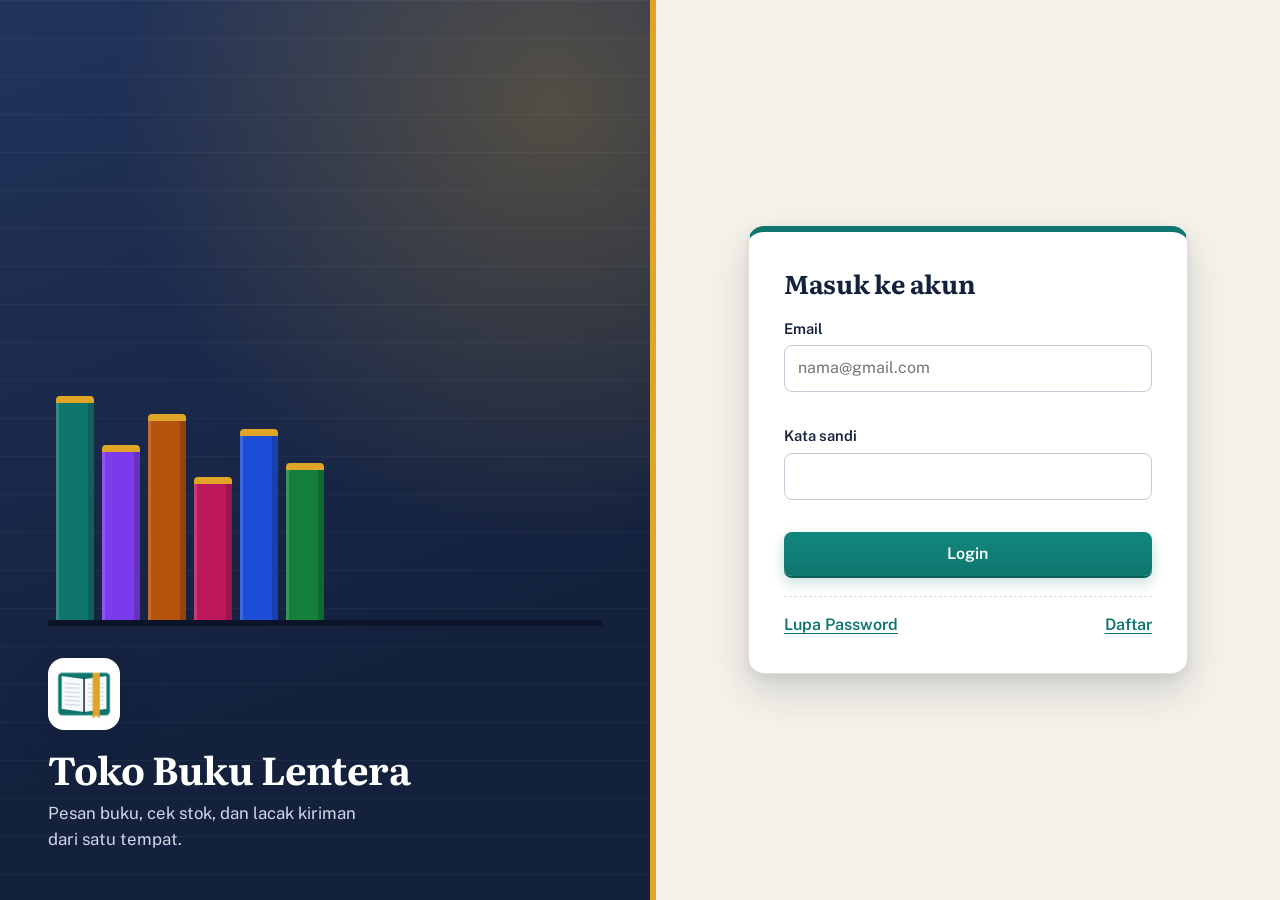
<file: index.html>
<!DOCTYPE html>
<html lang="id">
<head>
<meta charset="UTF-8">
<meta name="viewport" content="width=device-width, initial-scale=1">
<title>Masuk - Toko Buku Lentera</title>
<link rel="stylesheet" href="https://fonts.googleapis.com/css2?family=Literata:wght@500;700&family=Public+Sans:wght@400;600&display=swap">
<link rel="icon" href="assets/favicon.png">
<link rel="stylesheet" href="css/style.css">
</head>
<body class="login-body" data-halaman="login">
<aside class="rak">
  <div class="punggung" aria-hidden="true">
    <i style="height:100%;background:#0f766e"></i><i style="height:78%;background:#7c3aed"></i><i style="height:92%;background:#b45309"></i><i style="height:64%;background:#be185d"></i><i style="height:85%;background:#1d4ed8"></i><i style="height:70%;background:#15803d"></i>
  </div>
  <img src="assets/logo.png" alt="Logo Toko Buku Lentera" width="72" height="72"><h1>Toko Buku Lentera</h1>
  <p>Pesan buku, cek stok, dan lacak kiriman dari satu tempat.</p>
</aside>
<main class="form-login">
  <h2>Masuk ke akun</h2>
  <form id="formLogin" novalidate>
    <label for="email">Email</label>
    <input type="email" id="email" autocomplete="username" placeholder="nama@gmail.com">
    <span class="galat" id="galatEmail"></span>
    <label for="password">Kata sandi</label>
    <input type="password" id="password" autocomplete="current-password" placeholder="">
    <span class="galat" id="galatPassword"></span>
    <button class="btn" type="submit" style="width:100%;margin-top:.8rem">Login</button>
  </form>
  <div class="aksi-bawah">
    <button class="tautan" id="btnLupa" type="button">Lupa Password</button>
    <button class="tautan" id="btnDaftar" type="button">Daftar</button>
  </div>
</main>

<div class="modal" id="modalLupa" role="dialog" aria-modal="true" aria-labelledby="jLupa">
  <form class="modal-box" id="formLupa" novalidate>
    <h2 id="jLupa">Lupa password</h2>
    <p>Masukkan email terdaftar. Kami kirim tautan untuk mengatur ulang kata sandi.</p>
    <label for="emailLupa">Email</label>
    <input type="email" id="emailLupa">
    <span class="galat" id="galatLupa"></span>
    <div class="aksi"><button type="button" class="btn sekunder" data-tutup>Batal</button><button class="btn" type="submit">Kirim tautan</button></div>
  </form>
</div>

<div class="modal" id="modalDaftar" role="dialog" aria-modal="true" aria-labelledby="jDaftar">
  <form class="modal-box" id="formDaftar" novalidate>
    <h2 id="jDaftar">Buat akun baru</h2>
    <label for="dNama">Nama lengkap</label><input id="dNama"><span class="galat"></span>
    <label for="dEmail">Email</label><input type="email" id="dEmail"><span class="galat"></span>
    <label for="dPass">Kata sandi (min. 6 karakter)</label><input type="password" id="dPass"><span class="galat"></span>
    <div class="aksi"><button type="button" class="btn sekunder" data-tutup>Batal</button><button class="btn" type="submit">Daftar</button></div>
  </form>
</div>
<script src="js/data.js"></script>
<script src="js/script.js"></script>
</body>
</html>
</file>
<file: css/style.css>
/* =========================================================
   Toko Buku Lentera - tampilan baru
   Hanya CSS: nama class/ID tidak berubah, jadi HTML & JS aman.
   ========================================================= */
:root{
  --ink:#14213d;
  --ink-2:#22345c;
  --teal:#0f766e;
  --teal-d:#0b5f58;
  --teal-l:#e3f2f0;
  --gold:#e0a526;
  --gold-l:#fbf0d3;
  --paper:#f5f2ea;
  --card:#fff;
  --line:#e4dfd3;
  --muted:#5f6b7e;
  --bad:#b42318;
  --ok:#15803d;
  --radius:12px;
  --shadow:0 1px 2px rgba(20,33,61,.06),0 8px 24px rgba(20,33,61,.07);
  --shadow-lg:0 4px 8px rgba(20,33,61,.08),0 18px 40px rgba(20,33,61,.16);
  --serif:"Literata",Georgia,serif;
  --sans:"Public Sans",system-ui,sans-serif;
}
*{box-sizing:border-box}
html{scroll-behavior:smooth}
body{
  margin:0;font-family:var(--sans);color:var(--ink);line-height:1.55;
  background-color:var(--paper);
  background-image:radial-gradient(rgba(20,33,61,.045) 1px,transparent 1px);
  background-size:22px 22px;
  min-height:100vh;display:flex;flex-direction:column;
}
main{flex:1}
h1,h2,h3{font-family:var(--serif);line-height:1.2;margin:0 0 .7rem;letter-spacing:-.01em}
h1{font-size:1.9rem}
h2{font-size:1.25rem}
a{color:var(--teal)}
:focus-visible{outline:3px solid var(--gold);outline-offset:2px}

/* ---------- Top bar ---------- */
.topbar{
  position:sticky;top:0;z-index:20;
  display:flex;flex-wrap:wrap;align-items:center;gap:.6rem 1.2rem;
  background:linear-gradient(135deg,var(--ink) 0%,var(--ink-2) 100%);
  color:#fff;padding:.75rem 1.5rem;
  border-bottom:4px solid var(--gold);
  box-shadow:0 4px 18px rgba(20,33,61,.25);
}
.brand{
  display:flex;align-items:center;gap:.65rem;margin-right:auto;
  font-family:var(--serif);font-size:1.25rem;font-weight:700;
  color:#fff;text-decoration:none;
}
.brand img{border-radius:8px;background:#fff;padding:2px}
.topbar nav{display:flex;gap:.3rem;flex-wrap:wrap}
.topbar nav a{
  color:#cfd8e6;text-decoration:none;font-weight:600;font-size:.93rem;
  padding:.4rem .85rem;border-radius:999px;
  transition:background .15s,color .15s;
}
.topbar nav a:hover{background:rgba(255,255,255,.1);color:#fff}
.topbar nav a[aria-current]{background:var(--gold);color:var(--ink)}
.topbar .btn.sekunder{border-color:rgba(255,255,255,.55)!important;border-radius:999px}
.topbar .btn.sekunder:hover{background:rgba(255,255,255,.16);color:#fff}

/* ---------- Layout ---------- */
main{width:100%;max-width:1040px;margin:0 auto;padding:2rem 1.5rem}
main>h1{
  position:relative;padding-bottom:.7rem;margin-bottom:1.4rem;
}
main>h1::after{
  content:"";position:absolute;left:0;bottom:0;width:64px;height:4px;
  border-radius:4px;background:linear-gradient(90deg,var(--gold),var(--teal));
}
footer{
  text-align:center;padding:1.6rem 1rem;color:var(--muted);font-size:.85rem;
  border-top:1px solid var(--line);margin-top:1rem;background:rgba(255,255,255,.55);
}
footer p{margin:0}

/* ---------- Card ---------- */
.card{
  background:var(--card);border:1px solid var(--line);border-radius:var(--radius);
  padding:1.4rem 1.5rem;margin-bottom:1.4rem;box-shadow:var(--shadow);
}
.card>h2{
  display:flex;align-items:center;gap:.6rem;
  padding-bottom:.7rem;margin-bottom:.9rem;border-bottom:1px dashed var(--line);
}
.card>h2::before{
  content:"";width:6px;height:1.2em;border-radius:3px;background:var(--gold);flex:none;
}

/* ---------- Tombol ---------- */
.btn{
  display:inline-flex;align-items:center;justify-content:center;gap:.4rem;
  background:linear-gradient(180deg,#12877e,var(--teal));color:#fff;
  border:0;border-radius:8px;padding:.62rem 1.2rem;
  font:inherit;font-weight:600;cursor:pointer;
  box-shadow:0 2px 0 var(--teal-d),0 6px 14px rgba(15,118,110,.25);
  transition:transform .12s,box-shadow .12s,background .12s;
}
.btn:hover{background:linear-gradient(180deg,var(--teal),var(--teal-d));transform:translateY(-1px)}
.btn:active{transform:translateY(1px);box-shadow:0 0 0 var(--teal-d)}
.btn.kecil{padding:.3rem .8rem;font-size:.85rem;box-shadow:none}
.btn.sekunder{background:transparent;color:var(--teal);border:1.5px solid var(--teal);box-shadow:none}
.btn.sekunder:hover{background:var(--teal-l);transform:none}
.btn.bahaya{background:var(--bad);box-shadow:none}
.btn.bahaya:hover{background:#8f1b11}
.tautan{
  background:none;border:0;color:var(--teal);font:inherit;font-weight:600;
  text-decoration:underline;text-underline-offset:3px;cursor:pointer;padding:0;
}
.tautan:hover{color:var(--teal-d)}

/* ---------- Form ---------- */
label{display:block;font-weight:600;font-size:.92rem;margin:.9rem 0 .3rem}
input,select,textarea{
  width:100%;padding:.62rem .8rem;border:1.5px solid #c3cbd8;border-radius:8px;
  font:inherit;color:var(--ink);background:#fff;
  transition:border-color .15s,box-shadow .15s;
}
input:hover,select:hover,textarea:hover{border-color:#8fa0b6}
input:focus,select:focus,textarea:focus{
  outline:none;border-color:var(--teal);box-shadow:0 0 0 4px rgba(15,118,110,.15);
}
input.salah,select.salah,textarea.salah{border-color:var(--bad);background:#fff6f5}
input.salah:focus,select.salah:focus,textarea.salah:focus{box-shadow:0 0 0 4px rgba(180,35,24,.15)}
textarea{resize:vertical}
.galat{color:var(--bad);font-size:.84rem;font-weight:600;min-height:1.2em;display:block;margin-top:.2rem}
.baris{display:grid;grid-template-columns:repeat(auto-fit,minmax(180px,1fr));gap:0 1.2rem}

/* ---------- Tabel ---------- */
.tabel-bungkus{overflow-x:auto;border:1px solid var(--line);border-radius:10px;margin-top:1rem}
table{width:100%;border-collapse:collapse;background:#fff;min-width:560px}
th,td{padding:.75rem .9rem;border-bottom:1px solid var(--line);text-align:left;vertical-align:middle}
th{
  background:var(--ink);color:#fff;font-size:.8rem;font-weight:600;
  text-transform:uppercase;letter-spacing:.06em;white-space:nowrap;
}
tbody tr:nth-child(even){background:#faf8f3}
tbody tr:hover{background:var(--gold-l)}
tbody tr:last-child td{border-bottom:0}
td.angka,th.angka{text-align:right;font-variant-numeric:tabular-nums}
td input{width:84px}

/* ---------- Cover buku ---------- */
.sampul{
  width:52px;height:74px;border-radius:2px 6px 6px 2px;object-fit:cover;
  background:var(--teal);color:#fff;display:inline-flex;align-items:center;justify-content:center;
  font-family:var(--serif);font-weight:700;font-size:1.4rem;
  border-left:5px solid var(--gold);box-shadow:3px 4px 10px rgba(20,33,61,.25);
}

/* ---------- Lencana ---------- */
.lencana{
  display:inline-block;padding:.15rem .75rem;border-radius:99px;
  font-size:.8rem;font-weight:700;background:#dcefe3;color:var(--ok);
  border:1px solid rgba(21,128,61,.25);
}
.lencana.rendah{background:#fdebd0;color:#9a5b00;border-color:rgba(154,91,0,.25)}
.lencana.habis{background:#fbe0dd;color:var(--bad);border-color:rgba(180,35,24,.25)}
.kosong{text-align:center;color:var(--muted);padding:2rem 1rem!important;font-style:italic}

/* ---------- Halaman login ---------- */
.login-body{
  min-height:100vh;display:grid;grid-template-columns:1.05fr 1fr;
  background:var(--paper);
}
.rak{
  position:relative;overflow:hidden;
  background:
    radial-gradient(circle at 85% 12%,rgba(224,165,38,.28),transparent 45%),
    linear-gradient(160deg,var(--ink-2) 0%,var(--ink) 70%);
  display:flex;flex-direction:column;justify-content:flex-end;
  padding:3rem;color:#fff;border-right:6px solid var(--gold);
}
.rak::before{
  content:"";position:absolute;inset:0;pointer-events:none;
  background-image:linear-gradient(rgba(255,255,255,.04) 1px,transparent 1px);
  background-size:100% 38px;
}
.rak>*{position:relative}
.rak img{margin-bottom:1rem;border-radius:16px;background:#fff;padding:6px;box-shadow:var(--shadow-lg)}
.rak h1{font-size:2.4rem;margin-bottom:.5rem}
.rak p{color:#cfd8e6;max-width:32ch;font-size:1.05rem;margin:0}
.punggung{display:flex;align-items:flex-end;gap:8px;height:230px;margin-bottom:2rem;border-bottom:6px solid #0b1429;padding:0 .5rem}
.punggung i{
  display:block;width:38px;border-radius:4px 4px 0 0;border-top:7px solid var(--gold);
  box-shadow:inset -6px 0 0 rgba(0,0,0,.18),inset 3px 0 0 rgba(255,255,255,.15);
  transform-origin:bottom;animation:tumbuh .7s ease both;
}
.punggung i:nth-child(2){animation-delay:.08s}
.punggung i:nth-child(3){animation-delay:.16s}
.punggung i:nth-child(4){animation-delay:.24s}
.punggung i:nth-child(5){animation-delay:.32s}
.punggung i:nth-child(6){animation-delay:.4s}
@keyframes tumbuh{from{transform:scaleY(0)}to{transform:scaleY(1)}}

.form-login{
  display:flex;flex-direction:column;justify-content:center;
  max-width:440px;width:calc(100% - 3rem);margin:auto;padding:2.2rem;
  background:#fff;border:1px solid var(--line);border-radius:16px;
  box-shadow:var(--shadow-lg);border-top:6px solid var(--teal);
}
.form-login h2{font-size:1.6rem;margin-bottom:.3rem}
.aksi-bawah{display:flex;justify-content:space-between;margin-top:1.2rem;padding-top:1rem;border-top:1px dashed var(--line)}

/* ---------- Dashboard ---------- */
section[aria-labelledby="salam"]{
  position:relative;overflow:hidden;
  background:linear-gradient(120deg,var(--ink) 0%,var(--ink-2) 60%,var(--teal) 130%);
  color:#fff;border-radius:16px;padding:2rem 2rem 1.8rem;
  border-left:10px solid var(--gold);box-shadow:var(--shadow-lg);
}
section[aria-labelledby="salam"]::after{
  content:"";position:absolute;right:-60px;top:-60px;width:220px;height:220px;
  border-radius:50%;background:rgba(224,165,38,.22);
}
section[aria-labelledby="salam"]>*{position:relative;z-index:1}
section[aria-labelledby="salam"] p{margin:0;color:#cfd8e6}
.salam{font-size:2rem;margin-bottom:.3rem}
.menu{display:grid;grid-template-columns:repeat(auto-fit,minmax(210px,1fr));gap:1.2rem;margin-top:1.8rem}
.menu a{
  position:relative;overflow:hidden;
  display:flex;flex-direction:column;justify-content:space-between;
  min-height:200px;padding:1.4rem;border-radius:4px 14px 14px 4px;
  color:#fff;text-decoration:none;border-left:12px solid var(--gold);
  box-shadow:var(--shadow);
  transition:transform .18s,box-shadow .18s;
}
.menu a::before{
  content:"";position:absolute;inset:0;
  background:linear-gradient(155deg,rgba(255,255,255,.2),rgba(0,0,0,.2));
}
.menu a::after{
  content:"\2192";position:absolute;right:1rem;bottom:.8rem;
  width:2.2rem;height:2.2rem;border-radius:50%;
  display:flex;align-items:center;justify-content:center;
  background:rgba(255,255,255,.2);font-size:1.2rem;
  transition:transform .18s,background .18s;
}
.menu a>*{position:relative;z-index:1}
.menu a:hover{transform:translateY(-6px);box-shadow:var(--shadow-lg)}
.menu a:hover::after{transform:translateX(4px);background:rgba(255,255,255,.35)}
.menu strong{font-family:var(--serif);font-size:1.3rem;line-height:1.25}
.menu span{font-size:.92rem;opacity:.92;padding-right:2.6rem}

/* ---------- Modal / pop-up ---------- */
.modal{
  position:fixed;inset:0;background:rgba(12,20,38,.62);
  backdrop-filter:blur(3px);-webkit-backdrop-filter:blur(3px);
  display:none;align-items:center;justify-content:center;padding:1rem;z-index:50;
}
.modal.terbuka{display:flex;animation:muncul .18s ease}
.modal-box{
  background:#fff;border-radius:14px;padding:1.7rem;max-width:440px;width:100%;
  border-top:6px solid var(--teal);box-shadow:var(--shadow-lg);
  animation:naik .22s ease;
}
.modal-box p{color:var(--muted);margin:.2rem 0 .4rem}
.modal-box.error{border-color:var(--bad)}
.modal-box.error h2{color:var(--bad)}
.modal-box .aksi{display:flex;gap:.6rem;justify-content:flex-end;margin-top:1.2rem}
@keyframes muncul{from{opacity:0}to{opacity:1}}
@keyframes naik{from{opacity:0;transform:translateY(14px) scale(.97)}to{opacity:1;transform:none}}

/* ---------- Tracking ---------- */
.bar{height:12px;background:#e9e5da;border-radius:99px;overflow:hidden;box-shadow:inset 0 1px 3px rgba(0,0,0,.12)}
.bar div{
  height:100%;border-radius:99px;transition:width .7s ease;
  background:linear-gradient(90deg,var(--teal),#2bb3a6);
}
.langkah{list-style:none;display:grid;grid-template-columns:repeat(4,1fr);gap:.6rem;padding:0;margin:1.2rem 0;counter-reset:tahap}
.langkah li{
  counter-increment:tahap;position:relative;
  padding:.7rem .8rem .7rem 3rem;border-radius:10px;
  background:#f3f0e8;border:1px solid var(--line);
  font-size:.9rem;color:var(--muted);
}
.langkah li::before{
  content:counter(tahap);position:absolute;left:.7rem;top:50%;transform:translateY(-50%);
  width:1.8rem;height:1.8rem;border-radius:50%;
  display:flex;align-items:center;justify-content:center;
  background:#d9d4c6;color:#fff;font-weight:700;font-size:.85rem;
}
.langkah li.selesai{background:var(--teal-l);border-color:rgba(15,118,110,.35);color:var(--ink)}
.langkah li.selesai::before{content:"\2713";background:var(--teal)}
.langkah li.aktif{background:var(--gold-l);border-color:var(--gold);color:var(--ink);font-weight:700}
.langkah li.aktif::before{background:var(--gold);color:var(--ink)}
dl{
  display:grid;grid-template-columns:max-content 1fr;gap:.5rem 1.6rem;
  background:#faf8f3;border:1px solid var(--line);border-radius:10px;padding:1rem 1.2rem;
}
dt{font-weight:600;color:var(--muted)}
dd{margin:0;font-weight:600}
.garis-waktu{list-style:none;margin:1.2rem 0 0;padding:0 0 0 .5rem;border-left:3px solid var(--line)}
.garis-waktu li{position:relative;padding:0 0 1.2rem 1.5rem}
.garis-waktu li::before{
  content:"";position:absolute;left:-.72rem;top:.3rem;width:.9rem;height:.9rem;
  border-radius:50%;background:#cfc9b8;border:3px solid #fff;box-shadow:0 0 0 1px var(--line);
}
.garis-waktu li.aktif::before{background:var(--gold);box-shadow:0 0 0 4px rgba(224,165,38,.3)}
.garis-waktu li.aktif strong{color:var(--ink)}
.garis-waktu strong{font-weight:600}
.garis-waktu small{display:block;color:var(--muted);margin-top:.1rem}

/* ---------- Ringkasan (checkout & riwayat) ---------- */
.ringkas{
  display:flex;justify-content:flex-end;gap:1.2rem;margin-top:1.2rem;flex-wrap:wrap;
}
.ringkas span{
  display:flex;flex-direction:column;gap:.1rem;min-width:140px;
  background:#faf8f3;border:1px solid var(--line);border-radius:10px;
  padding:.7rem 1rem;color:var(--muted);font-size:.85rem;font-weight:600;
}
.ringkas strong{font-family:var(--serif);font-size:1.3rem;color:var(--ink)}
.ringkas span:last-child{background:var(--ink);border-color:var(--ink);color:#cfd8e6}
.ringkas span:last-child strong{color:var(--gold)}
#formPesan>.btn{margin-top:1.2rem;width:100%;padding:.8rem;font-size:1.05rem}

/* ---------- Responsif & aksesibilitas ---------- */
@media(max-width:820px){
  .login-body{grid-template-columns:1fr}
  .rak{padding:1.8rem;border-right:0;border-bottom:6px solid var(--gold)}
  .rak h1{font-size:1.8rem}
  .punggung{height:90px;margin-bottom:1rem}
  .punggung i{width:26px}
  .form-login{margin:1.5rem auto}
}
@media(max-width:700px){
  .topbar{padding:.7rem 1rem}
  .topbar nav{order:3;width:100%;overflow-x:auto;flex-wrap:nowrap;padding-bottom:.2rem}
  .topbar nav a{white-space:nowrap}
  main{padding:1.2rem 1rem}
  h1{font-size:1.6rem}
  .langkah{grid-template-columns:1fr 1fr}
  dl{grid-template-columns:1fr;gap:.1rem}
  dd{margin-bottom:.6rem}
  .ringkas{justify-content:stretch}
  .ringkas span{flex:1}
  section[aria-labelledby="salam"]{padding:1.4rem}
  .salam{font-size:1.5rem}
}
@media(prefers-reduced-motion:reduce){
  *,*::before,*::after{transition:none!important;animation:none!important}
  html{scroll-behavior:auto}
}
</file>
